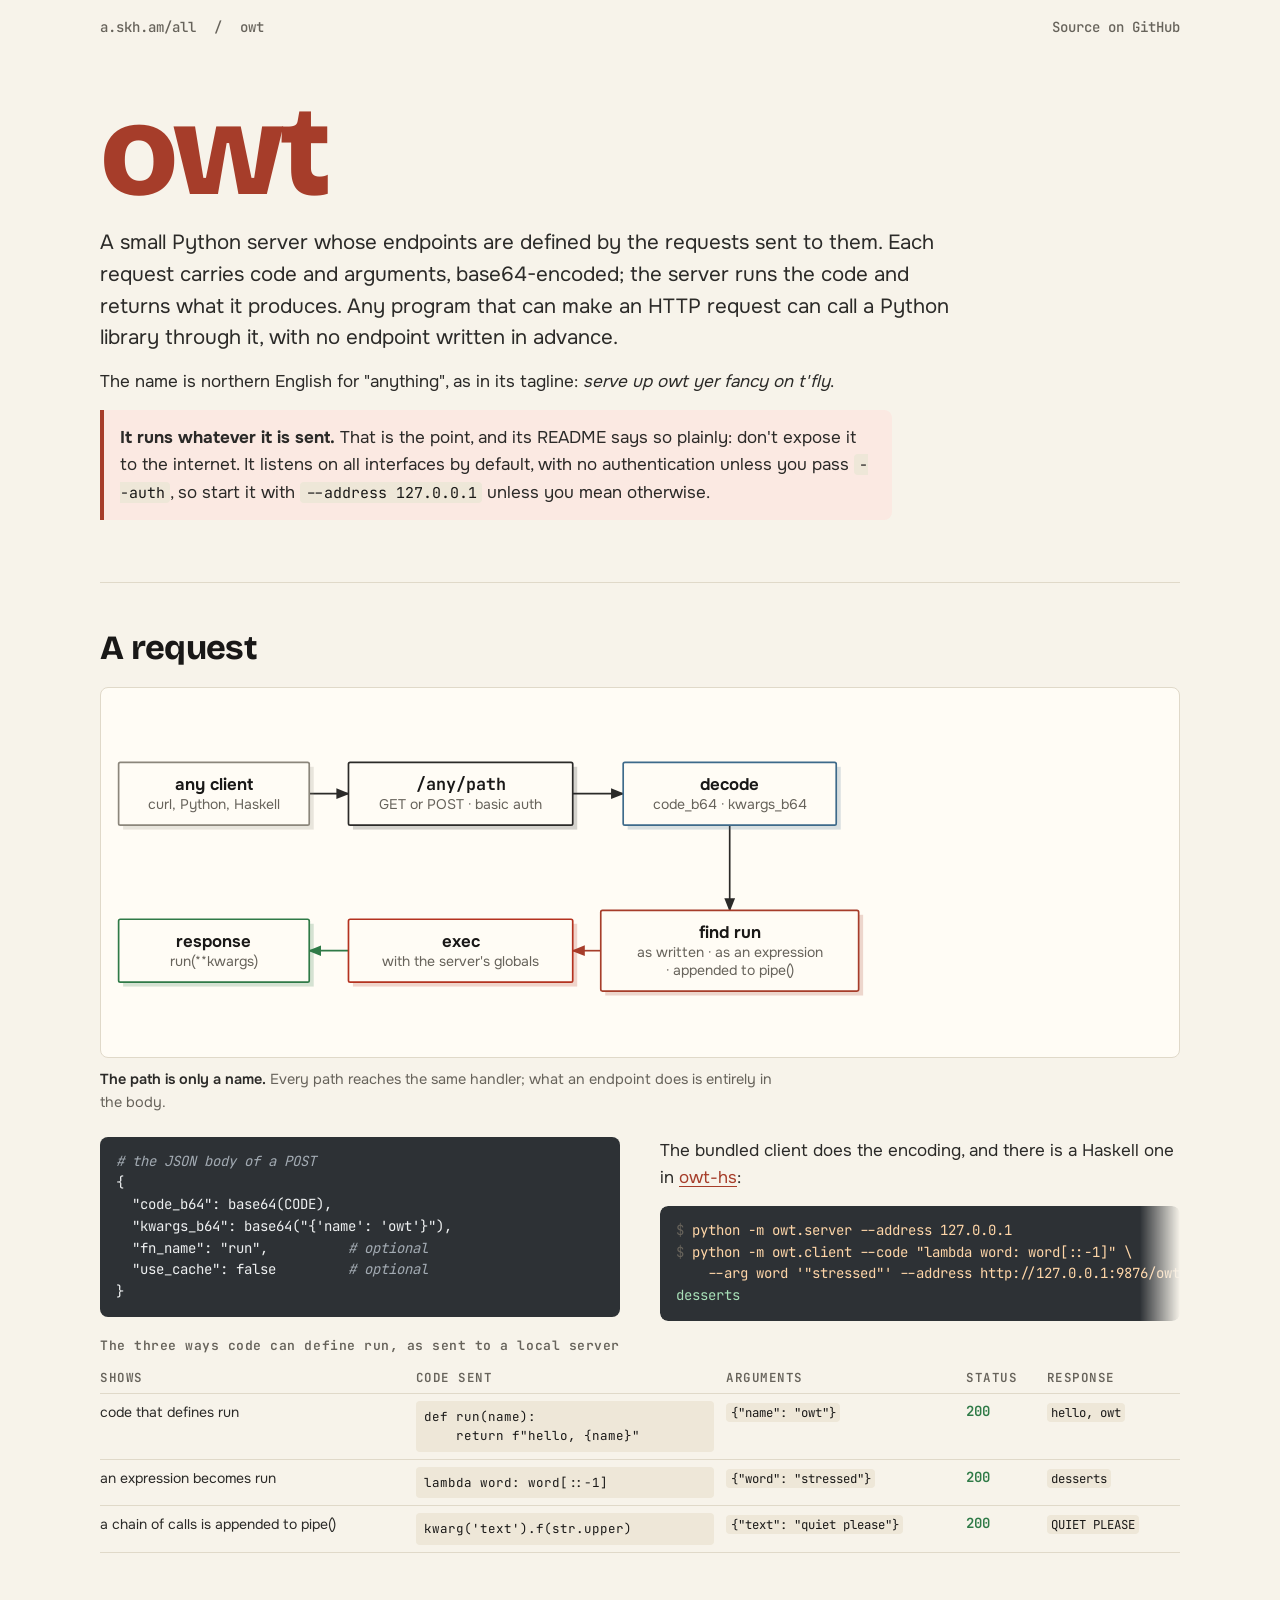
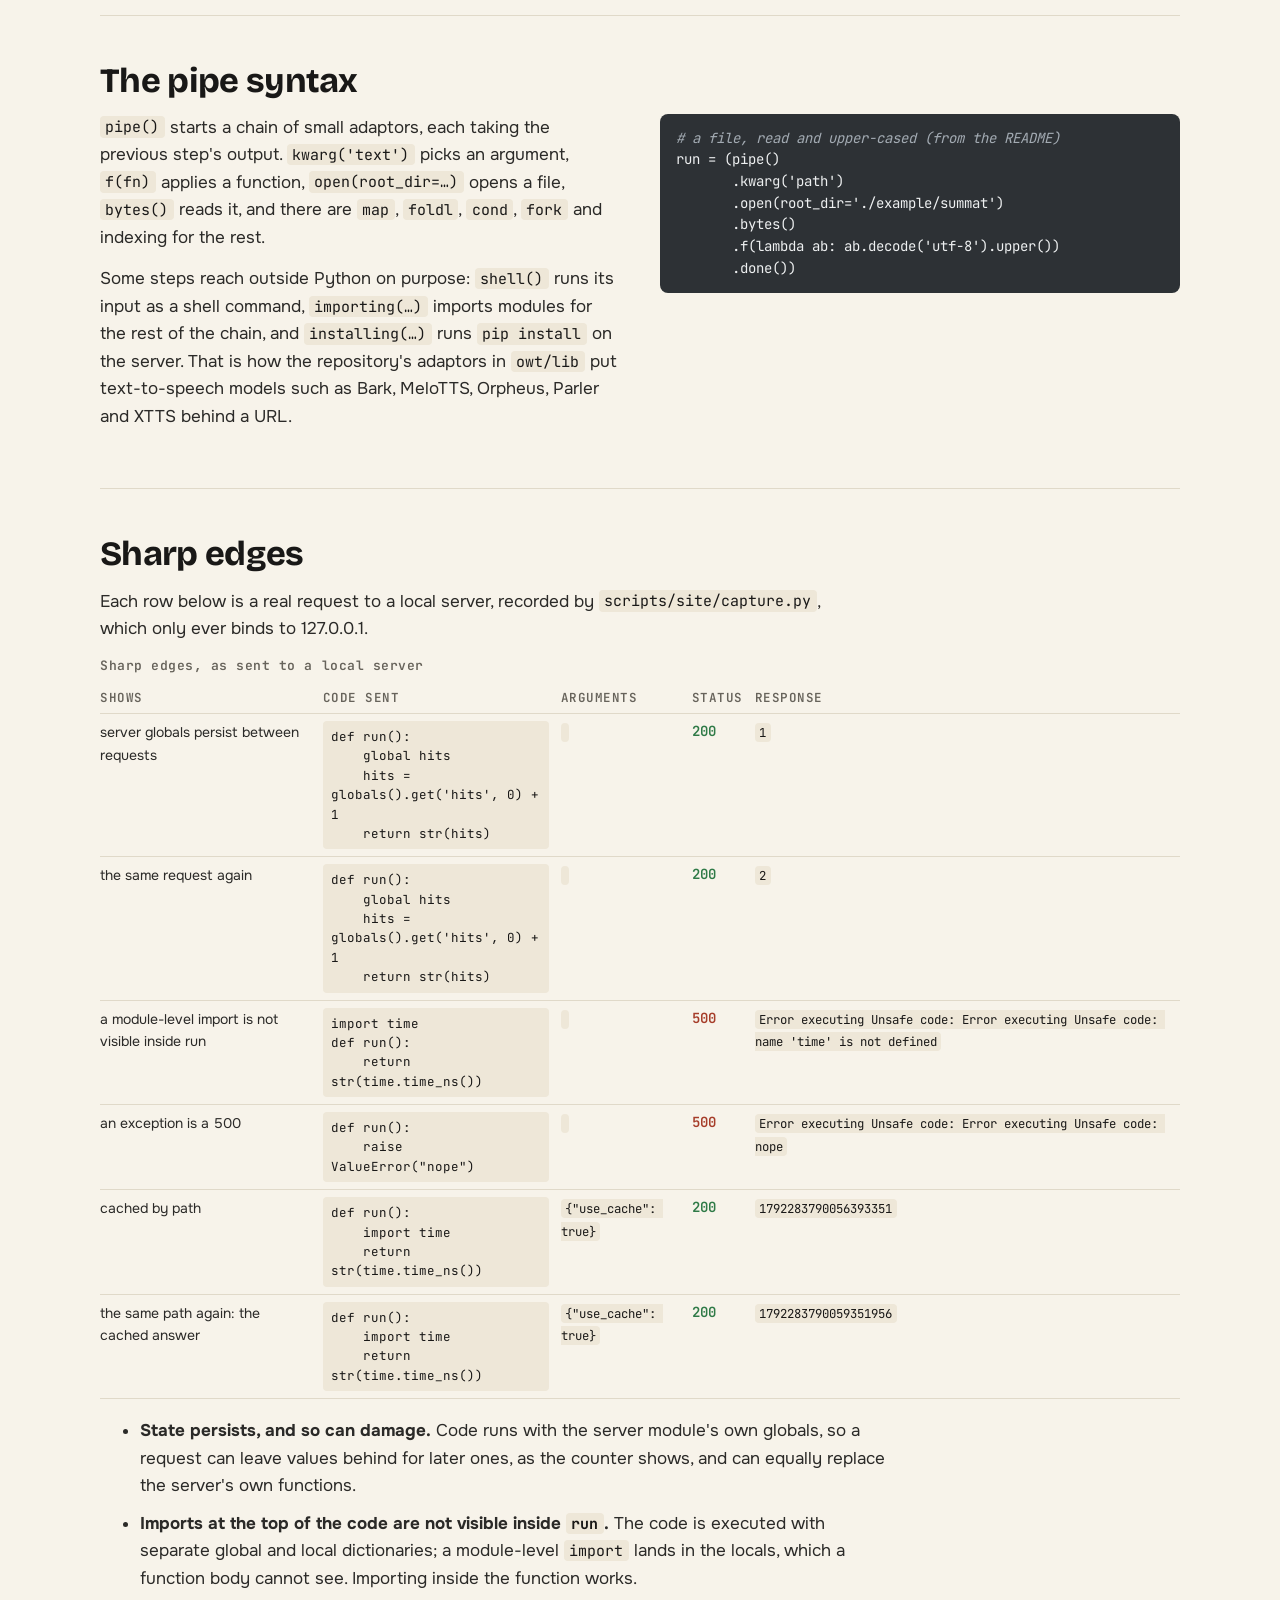
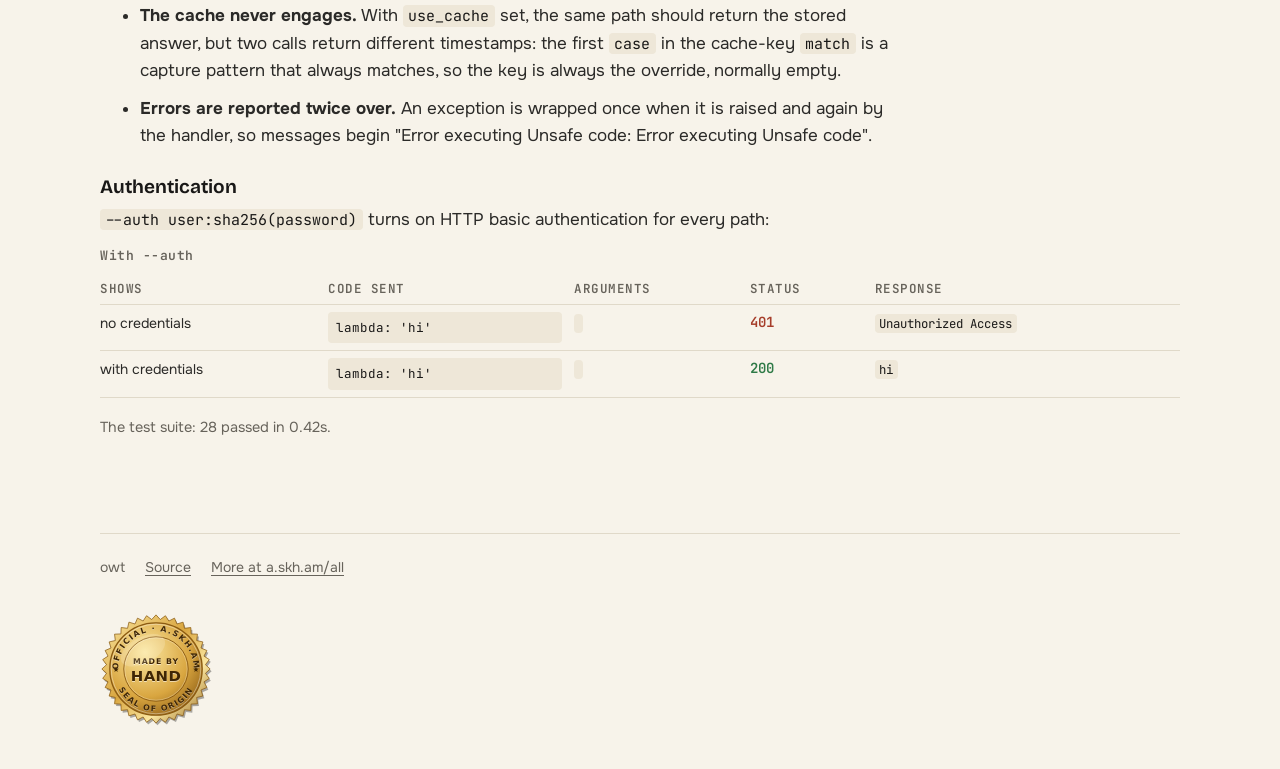
<file: index.html>
<!doctype html>
<html lang="en">
<head>
<meta charset="utf-8">
<meta name="a.skh.am:made" content="hand">
<meta name="viewport" content="width=device-width,initial-scale=1">
<title>owt · a server whose endpoints arrive with the request</title>
<meta name="description" content="owt is a small Flask server that runs the Python code each request carries and returns the result, so any language that can make an HTTP request can call a Python library without a new endpoint being written. How it works, its pipe syntax, and its sharp edges, shown with requests to a local server.">
<meta name="theme-color" content="#f7f3ea">
<meta name="color-scheme" content="light">
<link rel="icon" href="assets/icon.svg" type="image/svg+xml">
<link rel="stylesheet" href="assets/fonts/fonts.css">
<link rel="stylesheet" href="assets/base.css">
<link rel="stylesheet" href="assets/style.css">
</head>
<body>
<a class="skip" href="#main">Skip to content</a>
<div class="wrap">
<nav class="topbar" aria-label="Site">
  <a href="https://a.skh.am/all/">a.skh.am/all</a><span aria-hidden="true">/</span><span>owt</span>
  <a class="src" href="https://github.com/harryaskham/owt">Source on GitHub</a>
</nav>

<main id="main">
<header class="intro">
  <h1>owt</h1>
  <p class="lede">A small Python server whose endpoints are defined by the requests sent to them. Each request carries code and arguments, base64-encoded; the server runs the code and returns what it produces. Any program that can make an HTTP request can call a Python library through it, with no endpoint written in advance.</p>
  <p>The name is northern English for "anything", as in its tagline: <i>serve up owt yer fancy on t'fly</i>.</p>
  <p class="warn"><b>It runs whatever it is sent.</b> That is the point, and its README says so plainly: don't expose it to the internet. It listens on all interfaces by default, with no authentication unless you pass <code>--auth</code>, so start it with <code>--address 127.0.0.1</code> unless you mean otherwise.</p>
</header>

<section class="part" aria-labelledby="h-how">
  <h2 id="h-how">A request</h2>
  <figure>
    <div class="fig" tabindex="0">
      <!-- fig:request -->
<svg class="dg" xmlns="http://www.w3.org/2000/svg" viewBox="0 0 940 300" width="940" height="300" role="img" aria-labelledby="request-t request-d">
<title id="request-t">What happens to a request</title>
<desc id="request-d">How owt handles a request. Any path is accepted, by GET with query parameters or by POST with a JSON body, behind optional basic authentication. The body carries code and keyword arguments, both base64-encoded. The server tries the code three ways until one defines run: as written; as an expression assigned to run; and as a chain of calls appended to pipe(). It executes the code with the server module&#x27;s own globals, calls run with the decoded arguments, and turns the result into the HTTP response.</desc>
<defs><marker id="request-tip-accent" class="k-accent" viewBox="0 0 10 10" refX="9" refY="5" markerWidth="8" markerHeight="8" orient="auto-start-reverse"><path class="tip" d="M0 1L10 5L0 9z"/></marker><marker id="request-tip-ink" class="k-ink" viewBox="0 0 10 10" refX="9" refY="5" markerWidth="8" markerHeight="8" orient="auto-start-reverse"><path class="tip" d="M0 1L10 5L0 9z"/></marker><marker id="request-tip-ok" class="k-ok" viewBox="0 0 10 10" refX="9" refY="5" markerWidth="8" markerHeight="8" orient="auto-start-reverse"><path class="tip" d="M0 1L10 5L0 9z"/></marker></defs>
<g class="k-ink"><path class="edge" d="M175.0 80.0 L210.0 80.0" stroke-width="1.5" marker-end="url(#request-tip-ink)"/></g>
<g class="k-ink"><path class="edge" d="M410.0 80.0 L455.0 80.0" stroke-width="1.5" marker-end="url(#request-tip-ink)"/></g>
<g class="k-ink"><path class="edge" d="M550.0 108.0 L550.0 184.0" stroke-width="1.5" marker-end="url(#request-tip-ink)"/></g>
<g class="k-accent"><path class="edge" d="M435.0 220.0 L410.0 220.0" stroke-width="1.5" marker-end="url(#request-tip-accent)"/></g>
<g class="k-ok"><path class="edge" d="M210.0 220.0 L175.0 220.0" stroke-width="1.5" marker-end="url(#request-tip-ok)"/></g>
<g class="k-muted"><rect class="shadow" x="9.0" y="56.0" width="170.0" height="56.0"/><rect class="node" x="5.0" y="52.0" width="170.0" height="56.0" rx="1.5"/><text x="90.0" y="77.0" font-size="15" text-anchor="middle" class="lbl">any client</text><text x="90.0" y="94.0" font-size="12.5" text-anchor="middle" class="sub">curl, Python, Haskell</text></g>
<g class="k-ink"><rect class="shadow" x="214.0" y="56.0" width="200.0" height="56.0"/><rect class="node" x="210.0" y="52.0" width="200.0" height="56.0" rx="1.5"/><text x="310.0" y="77.0" font-size="15" text-anchor="middle" class="lbl m">/any/path</text><text x="310.0" y="94.0" font-size="12.5" text-anchor="middle" class="sub">GET or POST · basic auth</text></g>
<g class="k-b"><rect class="shadow" x="459.0" y="56.0" width="190.0" height="56.0"/><rect class="node" x="455.0" y="52.0" width="190.0" height="56.0" rx="1.5"/><text x="550.0" y="77.0" font-size="15" text-anchor="middle" class="lbl">decode</text><text x="550.0" y="94.0" font-size="12.5" text-anchor="middle" class="sub">code_b64 · kwargs_b64</text></g>
<g class="k-accent"><rect class="shadow" x="439.0" y="188.0" width="230.0" height="72.0"/><rect class="node" x="435.0" y="184.0" width="230.0" height="72.0" rx="1.5"/><text x="550.0" y="209.0" font-size="15" text-anchor="middle" class="lbl">find run</text><text x="550.0" y="226.0" font-size="12.5" text-anchor="middle" class="sub">as written · as an expression</text><text x="550.0" y="242.0" font-size="12.5" text-anchor="middle" class="sub">· appended to pipe()</text></g>
<g class="k-err"><rect class="shadow" x="214.0" y="196.0" width="200.0" height="56.0"/><rect class="node" x="210.0" y="192.0" width="200.0" height="56.0" rx="1.5"/><text x="310.0" y="217.0" font-size="15" text-anchor="middle" class="lbl">exec</text><text x="310.0" y="234.0" font-size="12.5" text-anchor="middle" class="sub">with the server&#x27;s globals</text></g>
<g class="k-ok"><rect class="shadow" x="9.0" y="196.0" width="170.0" height="56.0"/><rect class="node" x="5.0" y="192.0" width="170.0" height="56.0" rx="1.5"/><text x="90.0" y="217.0" font-size="15" text-anchor="middle" class="lbl">response</text><text x="90.0" y="234.0" font-size="12.5" text-anchor="middle" class="sub">run(**kwargs)</text></g>
</svg>
<!-- /fig -->
    </div>
    <figcaption><b>The path is only a name.</b> Every path reaches the same handler; what an endpoint does is entirely in the body.</figcaption>
  </figure>
  <div class="cols">
    <div>
<pre tabindex="0"><code><span class="c"># the JSON body of a POST</span>
{
  "code_b64": base64(CODE),
  "kwargs_b64": base64("{'name': 'owt'}"),
  "fn_name": "run",          <span class="c"># optional</span>
  "use_cache": false         <span class="c"># optional</span>
}</code></pre>
    </div>
    <div>
      <p>The bundled client does the encoding, and there is a Haskell one in <a href="https://github.com/harryaskham/owt-hs">owt-hs</a>:</p>
<pre tabindex="0"><code><span class="p">python -m owt.server --address 127.0.0.1</span>
<span class="p">python -m owt.client --code "lambda word: word[::-1]" \
    --arg word '"stressed"' --address http://127.0.0.1:9876/owt</span>
<span class="o">desserts</span></code></pre>
    </div>
  </div>
  <div class="table-wrap" tabindex="0">
    <!-- gen:modes -->
<table class="req"><caption>The three ways code can define run, as sent to a local server</caption><thead><tr><th scope="col">Shows</th><th scope="col">Code sent</th><th scope="col">Arguments</th><th scope="col">Status</th><th scope="col">Response</th></tr></thead><tbody><tr class="ok"><td>code that defines run</td><td><pre class="cell"><code>def run(name):
    return f&quot;hello, {name}&quot;</code></pre></td><td><code>{&quot;name&quot;: &quot;owt&quot;}</code></td><td class="st">200</td><td><code>hello, owt</code></td></tr><tr class="ok"><td>an expression becomes run</td><td><pre class="cell"><code>lambda word: word[::-1]</code></pre></td><td><code>{&quot;word&quot;: &quot;stressed&quot;}</code></td><td class="st">200</td><td><code>desserts</code></td></tr><tr class="ok"><td>a chain of calls is appended to pipe()</td><td><pre class="cell"><code>kwarg(&#x27;text&#x27;).f(str.upper)</code></pre></td><td><code>{&quot;text&quot;: &quot;quiet please&quot;}</code></td><td class="st">200</td><td><code>QUIET PLEASE</code></td></tr></tbody></table>
<!-- /gen -->
  </div>
</section>

<section class="part" aria-labelledby="h-pipe">
  <h2 id="h-pipe">The pipe syntax</h2>
  <div class="cols">
    <div>
      <p><code>pipe()</code> starts a chain of small adaptors, each taking the previous step's output. <code>kwarg('text')</code> picks an argument, <code>f(fn)</code> applies a function, <code>open(root_dir=…)</code> opens a file, <code>bytes()</code> reads it, and there are <code>map</code>, <code>foldl</code>, <code>cond</code>, <code>fork</code> and indexing for the rest.</p>
      <p>Some steps reach outside Python on purpose: <code>shell()</code> runs its input as a shell command, <code>importing(…)</code> imports modules for the rest of the chain, and <code>installing(…)</code> runs <code>pip install</code> on the server. That is how the repository's adaptors in <code>owt/lib</code> put text-to-speech models such as Bark, MeloTTS, Orpheus, Parler and XTTS behind a URL.</p>
    </div>
<pre tabindex="0"><code><span class="c"># a file, read and upper-cased (from the README)</span>
run = (pipe()
       .kwarg('path')
       .open(root_dir='./example/summat')
       .bytes()
       .f(lambda ab: ab.decode('utf-8').upper())
       .done())</code></pre>
  </div>
</section>

<section class="part" aria-labelledby="h-edges">
  <h2 id="h-edges">Sharp edges</h2>
  <p>Each row below is a real request to a local server, recorded by <code>scripts/site/capture.py</code>, which only ever binds to 127.0.0.1.</p>
  <div class="table-wrap" tabindex="0">
    <!-- gen:edges -->
<table class="req"><caption>Sharp edges, as sent to a local server</caption><thead><tr><th scope="col">Shows</th><th scope="col">Code sent</th><th scope="col">Arguments</th><th scope="col">Status</th><th scope="col">Response</th></tr></thead><tbody><tr class="ok"><td>server globals persist between requests</td><td><pre class="cell"><code>def run():
    global hits
    hits = globals().get(&#x27;hits&#x27;, 0) + 1
    return str(hits)</code></pre></td><td><code></code></td><td class="st">200</td><td><code>1</code></td></tr><tr class="ok"><td>the same request again</td><td><pre class="cell"><code>def run():
    global hits
    hits = globals().get(&#x27;hits&#x27;, 0) + 1
    return str(hits)</code></pre></td><td><code></code></td><td class="st">200</td><td><code>2</code></td></tr><tr class="bad"><td>a module-level import is not visible inside run</td><td><pre class="cell"><code>import time
def run():
    return str(time.time_ns())</code></pre></td><td><code></code></td><td class="st">500</td><td><code>Error executing Unsafe code: Error executing Unsafe code: name &#x27;time&#x27; is not defined</code></td></tr><tr class="bad"><td>an exception is a 500</td><td><pre class="cell"><code>def run():
    raise ValueError(&quot;nope&quot;)</code></pre></td><td><code></code></td><td class="st">500</td><td><code>Error executing Unsafe code: Error executing Unsafe code: nope</code></td></tr><tr class="ok"><td>cached by path</td><td><pre class="cell"><code>def run():
    import time
    return str(time.time_ns())</code></pre></td><td><code>{&quot;use_cache&quot;: true}</code></td><td class="st">200</td><td><code>1792283790056393351</code></td></tr><tr class="ok"><td>the same path again: the cached answer</td><td><pre class="cell"><code>def run():
    import time
    return str(time.time_ns())</code></pre></td><td><code>{&quot;use_cache&quot;: true}</code></td><td class="st">200</td><td><code>1792283790059351956</code></td></tr></tbody></table>
<!-- /gen -->
  </div>
  <ul class="findings">
    <li><b>State persists, and so can damage.</b> Code runs with the server module's own globals, so a request can leave values behind for later ones, as the counter shows, and can equally replace the server's own functions.</li>
    <li><b>Imports at the top of the code are not visible inside <code>run</code>.</b> The code is executed with separate global and local dictionaries; a module-level <code>import</code> lands in the locals, which a function body cannot see. Importing inside the function works.</li>
    <li><b>The cache never engages.</b> With <code>use_cache</code> set, the same path should return the stored answer, but two calls return different timestamps: the first <code>case</code> in the cache-key <code>match</code> is a capture pattern that always matches, so the key is always the override, normally empty.</li>
    <li><b>Errors are reported twice over.</b> An exception is wrapped once when it is raised and again by the handler, so messages begin "Error executing Unsafe code: Error executing Unsafe code".</li>
  </ul>
  <h3>Authentication</h3>
  <p><code>--auth user:sha256(password)</code> turns on HTTP basic authentication for every path:</p>
  <div class="table-wrap" tabindex="0">
    <!-- gen:auth -->
<table class="req"><caption>With --auth</caption><thead><tr><th scope="col">Shows</th><th scope="col">Code sent</th><th scope="col">Arguments</th><th scope="col">Status</th><th scope="col">Response</th></tr></thead><tbody><tr class="bad"><td>no credentials</td><td><pre class="cell"><code>lambda: &#x27;hi&#x27;</code></pre></td><td><code></code></td><td class="st">401</td><td><code>Unauthorized Access</code></td></tr><tr class="ok"><td>with credentials</td><td><pre class="cell"><code>lambda: &#x27;hi&#x27;</code></pre></td><td><code></code></td><td class="st">200</td><td><code>hi</code></td></tr></tbody></table>
<!-- /gen -->
  </div>
  <!-- gen:tests -->
<p class="note">The test suite: 28 passed in 0.42s.</p>
<!-- /gen -->
</section>
</main>

<footer class="foot">
  <span>owt</span>
  <a href="https://github.com/harryaskham/owt">Source</a>
  <a href="https://a.skh.am/all/">More at a.skh.am/all</a>
  <div class="skh-made-wrap" style="display:flex;justify-content:flex-start;width:100%;margin:14px 0 4px"><a class="skh-made" data-made="hand" href="https://a.skh.am/made/" title="Made by hand: written by hand, mostly before 2026; since then agents have only cleaned up or fixed bugs" style="display:inline-block;margin:0;padding:0;border:0;background:none;line-height:0;text-decoration:none;vertical-align:middle"><svg role="img" aria-label="Made by hand" viewBox="0 0 120 120" width="112" height="112" style="display:block;width:112px;height:112px;max-width:none;margin:0;overflow:visible"><defs><linearGradient id="skh-seal-hand-foil" x1="0" y1="0" x2="1" y2="1"><stop offset="0" stop-color="#fbe7a1"/><stop offset=".45" stop-color="#d9a640"/><stop offset=".7" stop-color="#fbe7a1"/><stop offset="1" stop-color="#8a5a12"/></linearGradient><radialGradient id="skh-seal-hand-disk" cx=".38" cy=".32" r=".8"><stop offset="0" stop-color="#fbe7a1"/><stop offset=".6" stop-color="#d9a640"/><stop offset="1" stop-color="#8a5a12"/></radialGradient><polygon id="skh-seal-hand-edge" points="60.0,2.0 64.6,7.0 70.1,2.9 73.8,8.6 79.8,5.5 82.5,11.8 89.0,9.8 90.5,16.4 97.3,15.6 97.6,22.4 104.4,22.7 103.6,29.5 110.2,31.0 108.2,37.5 114.5,40.2 111.4,46.2 117.1,49.9 113.0,55.4 118.0,60.0 113.0,64.6 117.1,70.1 111.4,73.8 114.5,79.8 108.2,82.5 110.2,89.0 103.6,90.5 104.4,97.3 97.6,97.6 97.3,104.4 90.5,103.6 89.0,110.2 82.5,108.2 79.8,114.5 73.8,111.4 70.1,117.1 64.6,113.0 60.0,118.0 55.4,113.0 49.9,117.1 46.2,111.4 40.2,114.5 37.5,108.2 31.0,110.2 29.5,103.6 22.7,104.4 22.4,97.6 15.6,97.3 16.4,90.5 9.8,89.0 11.8,82.5 5.5,79.8 8.6,73.8 2.9,70.1 7.0,64.6 2.0,60.0 7.0,55.4 2.9,49.9 8.6,46.2 5.5,40.2 11.8,37.5 9.8,31.0 16.4,29.5 15.6,22.7 22.4,22.4 22.7,15.6 29.5,16.4 31.0,9.8 37.5,11.8 40.2,5.5 46.2,8.6 49.9,2.9 55.4,7.0"/></defs><use href="#skh-seal-hand-edge" transform="translate(1.6 2.4)" style="fill:#000;fill-opacity:.32"/><use href="#skh-seal-hand-edge" style="fill:url(#skh-seal-hand-foil);stroke:#8a5a12;stroke-width:.8"/><circle cx="60" cy="60" r="49.5" style="fill:url(#skh-seal-hand-disk);stroke:#8a5a12;stroke-width:1.4"/><circle cx="60" cy="60" r="48" style="fill:none;stroke:#fff;stroke-opacity:.5;stroke-width:.8"/><circle cx="60" cy="60" r="34.5" style="fill:none;stroke:#8a5a12;stroke-width:1"/><circle cx="60" cy="60" r="33.4" style="fill:none;stroke:#fff;stroke-opacity:.45;stroke-width:.6"/><path id="skh-seal-hand-top" d="M 19.5 60 A 40.5 40.5 0 0 1 100.5 60" style="fill:none;stroke:none"/><text style="font-family:system-ui,-apple-system,'Segoe UI',Roboto,'Helvetica Neue',Arial,sans-serif;font-weight:800;font-size:8.6px;letter-spacing:1.4px;fill:#fff;fill-opacity:.55" transform="translate(0 .7)"><textPath href="#skh-seal-hand-top" startOffset="50%" text-anchor="middle">OFFICIAL · A.SKH.AM</textPath></text><text style="font-family:system-ui,-apple-system,'Segoe UI',Roboto,'Helvetica Neue',Arial,sans-serif;font-weight:800;font-size:8.6px;letter-spacing:1.4px;fill:#3f2604"><textPath href="#skh-seal-hand-top" startOffset="50%" text-anchor="middle">OFFICIAL · A.SKH.AM</textPath></text><path id="skh-seal-hand-bot" d="M 14.6 60 A 45.4 45.4 0 0 0 105.4 60" style="fill:none;stroke:none"/><text style="font-family:system-ui,-apple-system,'Segoe UI',Roboto,'Helvetica Neue',Arial,sans-serif;font-weight:800;font-size:8.6px;letter-spacing:1.4px;fill:#fff;fill-opacity:.55" transform="translate(0 .7)"><textPath href="#skh-seal-hand-bot" startOffset="50%" text-anchor="middle">SEAL OF ORIGIN</textPath></text><text style="font-family:system-ui,-apple-system,'Segoe UI',Roboto,'Helvetica Neue',Arial,sans-serif;font-weight:800;font-size:8.6px;letter-spacing:1.4px;fill:#3f2604"><textPath href="#skh-seal-hand-bot" startOffset="50%" text-anchor="middle">SEAL OF ORIGIN</textPath></text><polygon points="17.2,57.5 18.0,59.5 20.1,59.6 18.4,61.0 19.0,63.1 17.2,61.9 15.4,63.1 16.0,61.0 14.3,59.6 16.4,59.5" style="fill:#3f2604"/><polygon points="102.8,57.5 103.6,59.5 105.7,59.6 104.0,61.0 104.6,63.1 102.8,61.9 101.0,63.1 101.6,61.0 99.9,59.6 102.0,59.5" style="fill:#3f2604"/><text x="60" y="55.7" text-anchor="middle" style="font-family:system-ui,-apple-system,'Segoe UI',Roboto,'Helvetica Neue',Arial,sans-serif;font-weight:800;font-size:8.4px;letter-spacing:1px;fill:#fff;fill-opacity:.55" >MADE BY</text><text x="60" y="55" text-anchor="middle" style="font-family:system-ui,-apple-system,'Segoe UI',Roboto,'Helvetica Neue',Arial,sans-serif;font-weight:800;font-size:8.4px;letter-spacing:1px;fill:#3f2604" >MADE BY</text><text x="60" y="73.7" text-anchor="middle" style="font-family:system-ui,-apple-system,'Segoe UI',Roboto,'Helvetica Neue',Arial,sans-serif;font-weight:800;font-size:16px;letter-spacing:0.4px;fill:#fff;fill-opacity:.55" >HAND</text><text x="60" y="73" text-anchor="middle" style="font-family:system-ui,-apple-system,'Segoe UI',Roboto,'Helvetica Neue',Arial,sans-serif;font-weight:800;font-size:16px;letter-spacing:0.4px;fill:#3f2604" >HAND</text><ellipse cx="46" cy="40" rx="26" ry="14" transform="rotate(-28 46 40)" style="fill:#fff;fill-opacity:.16"/></svg></a></div>
</footer>
</div>
<script src="assets/site.js" defer></script>
</body>
</html>
</file>
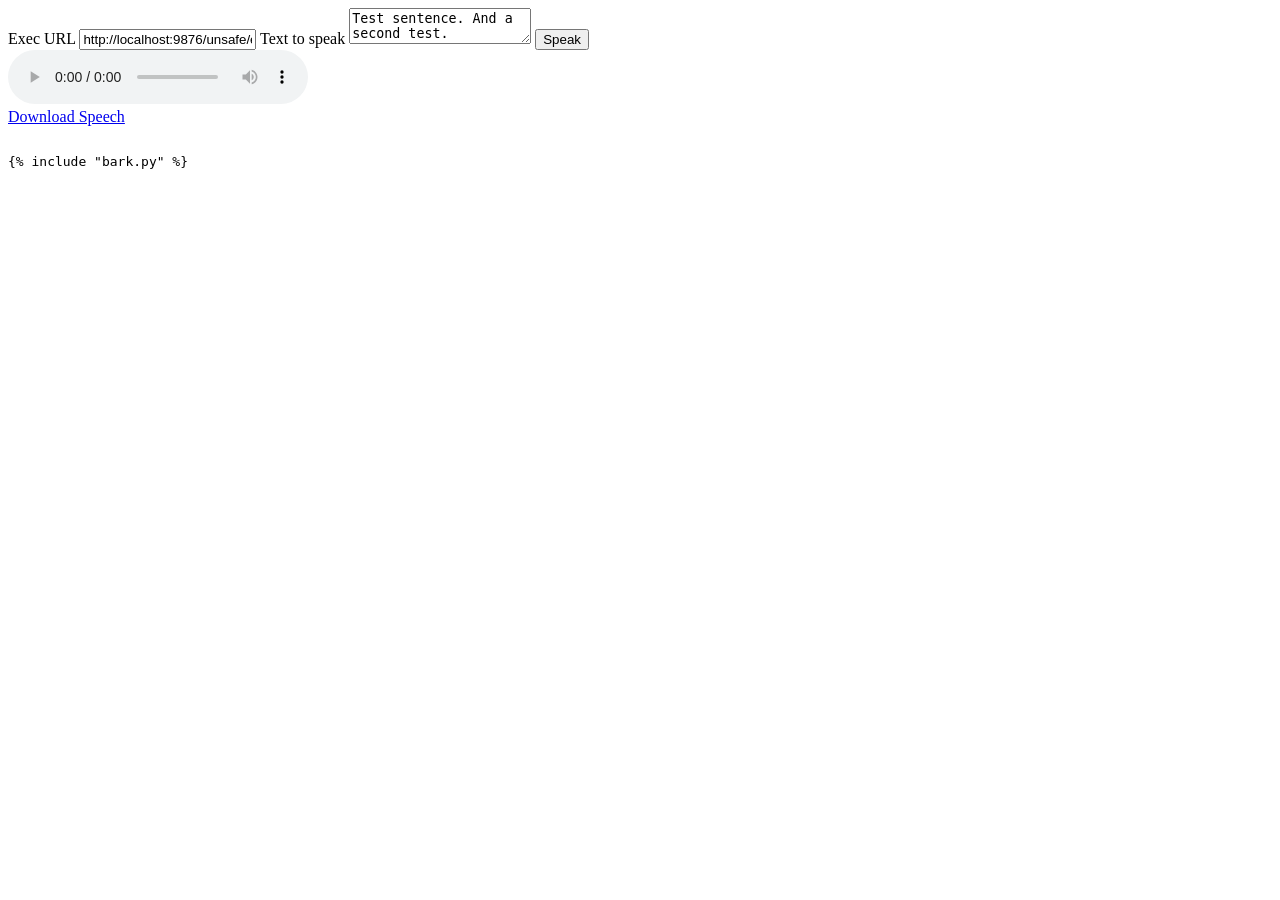
<file: example/bark.html>
<!doctype html>
<html>
  <head>
    <title>bark test</title>
    <link rel="stylesheet" href="https://cdn.simplecss.org/simple.min.css">
    <script src="https://code.jquery.com/jquery-3.7.1.js" integrity="sha256-eKhayi8LEQwp4NKxN+CfCh+3qOVUtJn3QNZ0TciWLP4=" crossorigin="anonymous"></script>
    <script>
      function code() {
        return $("#code").text();
      }

      function url() {
        return $("#url").val();   
      }

      function makeRequest() {
        const barkText = $('#bark-input').val();
        return {
          'code_b64': btoa(code()),
          'fn_name': 'run',
          'kwargs_b64': btoa('{"text": "' + barkText + '"}')
        };
      }

      function audioUrl() {
        const request = makeRequest();
        return url() + '?' + $.param(request);
      }

      async function getAudio() {
        let response = await fetch(url(), {
            method: 'POST',
            headers: {
                'Content-Type': 'application/json',
            },
            body: JSON.stringify(makeRequest())
        });
        console.log('Chunk requested');
        console.log('status', response.status);
        if (!response.ok) {
          throw new Error(await response.text());
        }
        const reader = response.body.getReader();
        reader.read().then(({ done, value }) => {
          if (value) {
            setAudioDataURL([value]);
          } 

          // When no more data needs to be consumed, close the stream
          if (done) {
            controller.close();
          }
          // Enqueue the next data chunk into our target stream
          controller.enqueue(value);
          return go();
        });
      }

      const audio = new Audio();

      function setAudioDataURL(values) {
        console.log('setting audio data url', values);
        const blob = new Blob(values, { type: 'audio/wav' });
        console.log('setting audio data url', values, blob);
        audio.src = URL.createObjectURL(blob);
        audio.play();
      }

      $(function() {
        console.log("setting download");
        $("#download").attr('href', audioUrl());
        const audioDiv = document.getElementById('bark-output');
        audio.controls = true;
        audioDiv.appendChild(audio);
        audio.addEventListener('loadeddata', () => {
          audio.play();
        });
      });
    </script>
  </head>
  <body>
    <label for="url">Exec URL</label>
    <input type="text" id="url" value="http://localhost:9876/unsafe/exec/test.wav"></input>
    <label for="bark-input">Text to speak</label>
    <textarea id="bark-input">Test sentence. And a second test.</textarea>
    <button onclick="getAudio()">Speak</button>
    <div id="bark-output"></div>
    <a id="download" href="">Download Speech</a>
    <pre>
      <code id="code" contenteditable="true">
{% include "bark.py" %}
      </code>
    </pre>
  </body>
</html>
</file>
<file: assets/fonts/fonts.css>
@font-face{font-family:"Bricolage Grotesque";src:url("bricolage-grotesque-latin-wght-normal.woff2") format("woff2");font-weight:200 800;font-style:normal;font-display:swap}
@font-face{font-family:"Onest";src:url("onest-latin-wght-normal.woff2") format("woff2");font-weight:100 900;font-style:normal;font-display:swap}
@font-face{font-family:"JetBrains Mono";src:url("jetbrains-mono-latin-wght-normal.woff2") format("woff2");font-weight:100 800;font-style:normal;font-display:swap}
</file>
<file: assets/base.css>
/* Shared structure for small project sites. A page's own stylesheet sets the palette, fonts and
   motif through these custom properties; nothing here chooses an identity. Drawings (svg.dg) carry
   no colours: every stroke and fill is a class resolved below from --k-* roles. */

:root {
  --page-bg: #f7f5ef; --page-text: #22242a; --page-muted: #5d6170; --page-line: #dcd8cc;
  --page-accent: #3d5a99; --strong: #121318; --surface: #fffdf8; --raise: #efece3;
  --code-bg: #efece3; --code-text: #23262f;
  --page-ui: system-ui, sans-serif; --display: var(--page-ui); --mono: ui-monospace, monospace;
  --k-ink: var(--page-text); --k-accent: var(--page-accent); --k-a: #a35d1d; --k-b: #2f6f8f; --k-c: #6a4fa0;
  --k-d: #a8457a; --k-ok: #2f7d4a; --k-warn: #9a6b0c; --k-err: #b4321f; --k-muted: #8d8f99; --k-file: #6b6e78;
  --measure: 68ch; --wide: 1080px;
}

*, *::before, *::after { box-sizing: border-box; }
html { -webkit-text-size-adjust: 100%; scroll-padding-top: 16px; }
body { margin: 0; background: var(--page-bg); color: var(--page-text); font: 400 17px/1.62 var(--page-ui);
  text-rendering: optimizeLegibility; -webkit-font-smoothing: antialiased; }
img, svg { max-width: 100%; height: auto; }
a { color: var(--page-accent); text-underline-offset: 0.18em; text-decoration-thickness: 1px; }
a:hover { text-decoration-thickness: 2px; }
:focus-visible { outline: 2px solid var(--page-accent); outline-offset: 2px; border-radius: 2px; }
::selection { background: color-mix(in srgb, var(--page-accent) 24%, transparent); }

.skip { position: absolute; left: 12px; top: -60px; z-index: 10; padding: 8px 14px; background: var(--strong);
  color: var(--page-bg); border-radius: 6px; text-decoration: none; }
.skip:focus { top: 12px; }

.wrap { width: min(var(--wide), 100% - 40px); margin-inline: auto; }
.topbar { display: flex; align-items: baseline; gap: 18px; flex-wrap: wrap; padding: 18px 0 0; font: 500 14px/1.4 var(--mono);
  color: var(--page-muted); }
.topbar a { color: inherit; text-decoration: none; }
.topbar a:hover { color: var(--page-accent); }
.topbar .src { margin-left: auto; }

h1, h2, h3 { font-family: var(--display); color: var(--strong); line-height: 1.15; margin: 0; text-wrap: balance; }
h1 { font-size: clamp(34px, 5vw, 56px); font-weight: 700; letter-spacing: -0.02em; }
h2 { font-size: clamp(26px, 3vw, 34px); font-weight: 650; letter-spacing: -0.01em; margin-bottom: 14px; }
h3 { font-size: 19px; font-weight: 650; margin: 26px 0 8px; }
p, ul, ol { margin: 0 0 14px; }
p, li { max-width: var(--measure); }
.lede { font-size: clamp(18px, 1.6vw, 21px); line-height: 1.55; color: var(--page-text); max-width: 62ch; }
.muted { color: var(--page-muted); }
.note { font-size: 14.5px; color: var(--page-muted); }

header.intro { padding: clamp(32px, 6vh, 64px) 0 12px; }
header.intro h1 + p { margin-top: 14px; }
section.part { padding: clamp(28px, 5vh, 52px) 0 8px; border-top: 1px solid var(--page-line); margin-top: clamp(24px, 4vh, 40px); }
.cols { display: grid; grid-template-columns: repeat(auto-fit, minmax(min(100%, 320px), 1fr)); gap: 12px 40px; align-items: start; }
.cols > * { min-width: 0; }

code, kbd, samp { font-family: var(--mono); font-size: 0.88em; }
:not(pre) > code { background: var(--code-bg); color: var(--code-text); padding: 0.08em 0.36em; border-radius: 4px; }
pre { margin: 0 0 16px; padding: 14px 16px; overflow-x: auto; background: var(--code-bg); color: var(--code-text);
  border-radius: 8px; font: 14px/1.55 var(--mono); tab-size: 2; }
pre code { font-size: inherit; }
pre .c { color: var(--page-muted); font-style: italic; }
pre .p::before { content: "$ "; color: var(--page-muted); user-select: none; }
pre .o { color: var(--page-muted); }
pre .e { color: var(--k-err); }
pre .k { color: var(--page-accent); font-weight: 600; }

.table-wrap { overflow-x: auto; margin: 0 0 18px; }
table { border-collapse: collapse; width: 100%; font-size: 15px; }
caption { text-align: left; font: 600 13px/1.4 var(--mono); letter-spacing: 0.04em; color: var(--page-muted); padding: 0 0 8px; }
th, td { text-align: left; vertical-align: top; padding: 7px 12px 7px 0; border-bottom: 1px solid var(--page-line); }
thead th { font: 600 12.5px/1.3 var(--mono); letter-spacing: 0.04em; color: var(--page-muted); text-transform: uppercase; }
td code, th code { white-space: nowrap; }

figure { margin: 20px 0 22px; }
.fig { overflow-x: auto; }
.fig svg.dg { display: block; min-width: 640px; width: 100%; height: auto; }
figcaption { margin-top: 10px; font-size: 14.5px; color: var(--page-muted); max-width: var(--measure); }
figcaption b { color: var(--page-text); font-weight: 600; }

footer.foot { margin-top: clamp(40px, 8vh, 80px); padding: 22px 0 40px; border-top: 1px solid var(--page-line);
  font-size: 14px; color: var(--page-muted); display: flex; gap: 20px; flex-wrap: wrap; }
footer.foot a { color: inherit; }

/* sideways scrolling: site.js sets data-more on regions wider than their box */
[data-more="right"] { -webkit-mask-image: linear-gradient(90deg, #000 calc(100% - 40px), transparent); mask-image: linear-gradient(90deg, #000 calc(100% - 40px), transparent); }
[data-more="left"] { -webkit-mask-image: linear-gradient(90deg, transparent, #000 40px); mask-image: linear-gradient(90deg, transparent, #000 40px); }
[data-more="both"] { -webkit-mask-image: linear-gradient(90deg, transparent, #000 40px, #000 calc(100% - 40px), transparent); mask-image: linear-gradient(90deg, transparent, #000 40px, #000 calc(100% - 40px), transparent); }

/* drawings */
.dg { --k: var(--k-ink); overflow: visible; }
.dg text { font-family: var(--page-ui); fill: var(--page-text); }
.dg .m { font-family: var(--mono); }
.dg .k-ink { --k: var(--k-ink); } .dg .k-accent { --k: var(--k-accent); }
.dg .k-a { --k: var(--k-a); } .dg .k-b { --k: var(--k-b); } .dg .k-c { --k: var(--k-c); } .dg .k-d { --k: var(--k-d); }
.dg .k-ok { --k: var(--k-ok); } .dg .k-warn { --k: var(--k-warn); } .dg .k-err { --k: var(--k-err); }
.dg .k-muted { --k: var(--k-muted); } .dg .k-file { --k: var(--k-file); }
.dg .node { fill: var(--surface); stroke: var(--k); stroke-width: 1.5; }
.dg .node.solid { fill: var(--k); }
.dg .node.ghost { fill: none; stroke-dasharray: 4 3; }
.dg .shadow { fill: color-mix(in srgb, var(--k) 20%, transparent); stroke: none; }
.dg .lbl { fill: var(--strong); font-weight: 650; }
.dg .sub { fill: var(--page-muted); }
.dg .cap { fill: var(--k); font-family: var(--mono); letter-spacing: 0.08em; }
.dg .edge { fill: none; stroke: var(--k); }
.dg .edge.dash { stroke-dasharray: 6 4; }
.dg .edge.dot { stroke-dasharray: 1.5 4; stroke-linecap: round; }
.dg .tip { fill: var(--k); stroke: none; }
.dg .tip.open { fill: none; stroke: var(--k); stroke-width: 1.5; }
.dg .lab-bg { fill: var(--page-bg); }
.dg .elabel { fill: color-mix(in srgb, var(--k) 70%, var(--page-text)); }
.dg .halo { paint-order: stroke; stroke: var(--page-bg); stroke-width: 4px; stroke-linejoin: round; }
.dg .grp { fill: none; stroke: var(--k); stroke-width: 1; }
.dg .grp.dash { stroke-dasharray: 5 4; }
.dg .frame-tag { fill: var(--page-bg); stroke: var(--k); }
.dg .frame-tag-t { fill: var(--k); font-family: var(--mono); letter-spacing: 0.1em; }
.dg .note { fill: var(--surface); stroke: var(--page-line); }
.dg .note-t { fill: var(--page-muted); }
.dg .life { stroke: var(--page-line); stroke-dasharray: 2 4; }
.dg .frame { fill: none; stroke: var(--k); }
.dg .badge { fill: var(--k); }
.dg .badge-t { fill: var(--page-bg); font-family: var(--mono); font-weight: 600; }
.dg .band { fill: var(--k); }
.dg .cut { fill: none; stroke: var(--k); stroke-width: 1.5; }
.dg .axis { fill: var(--page-muted); }

@media (max-width: 640px) {
  body { font-size: 16px; }
  .topbar .src { margin-left: 0; }
  pre { font-size: 13px; padding: 12px; }
}
@media print {
  body { background: #fff; color: #000; }
  .skip, .topbar { display: none; }
  pre { white-space: pre-wrap; }
  section.part { break-inside: avoid-page; }
}
</file>
<file: assets/style.css>
/* owt — a tea room in the Dales. Cream, brick red and slate; Bricolage Grotesque for headings,
   Onest for prose, JetBrains Mono for code. Requests are logged like a ledger: green for 200,
   brick for everything else. */

:root {
  --page-bg: #f7f3ea; --page-text: #2b2a28; --page-muted: #67635b; --page-line: #e0d9c9;
  --page-accent: #a63d2a; --strong: #191817; --surface: #fffcf5; --raise: #eee7d8;
  --code-bg: #2d3135; --code-text: #eef0f1;
  --page-ui: "Onest", system-ui, sans-serif;
  --display: "Bricolage Grotesque", "Onest", sans-serif;
  --mono: "JetBrains Mono", ui-monospace, monospace;
  --k-ink: #2b2a28; --k-accent: #a63d2a; --k-b: #3d6a8a; --k-ok: #2f7a47; --k-err: #b4321f; --k-muted: #8b867b;
}

header.intro h1 { font-size: clamp(64px, 10vw, 128px); font-weight: 800; letter-spacing: -0.05em; color: var(--page-accent); line-height: 0.95; }
h2 { font-weight: 750; letter-spacing: -0.02em; }
:not(pre) > code { background: var(--raise); color: var(--strong); }
pre { background: var(--code-bg); color: var(--code-text); }
pre .p { color: #ffd6a8; }
pre .o { color: #a8e0b8; }
pre .c { color: #a3abb3; }
.warn { padding: 14px 16px; background: #fbe9e2; border-left: 4px solid var(--page-accent); border-radius: 0 8px 8px 0; max-width: 72ch; }
.fig { padding: 16px 12px; background: var(--surface); border: 1px solid var(--page-line); border-radius: 8px; }
.dg .lab-bg { fill: var(--surface); }
.dg .halo { stroke: var(--surface); }
table.req { min-width: 860px; font-size: 14px; }
table.req td { vertical-align: top; }
table.req pre.cell { margin: 0; padding: 6px 8px; font-size: 12.5px; background: var(--raise); color: var(--strong); border-radius: 4px; }
table.req td code { white-space: pre-wrap; overflow-wrap: anywhere; }
table.req td.st { font: 600 14px/1.5 var(--mono); }
table.req tr.ok td.st { color: #2f7a47; }
table.req tr.bad td.st { color: var(--page-accent); }
ul.findings li { margin-bottom: 10px; }
p.note { color: var(--page-muted); font-size: 14.5px; }
</file>
